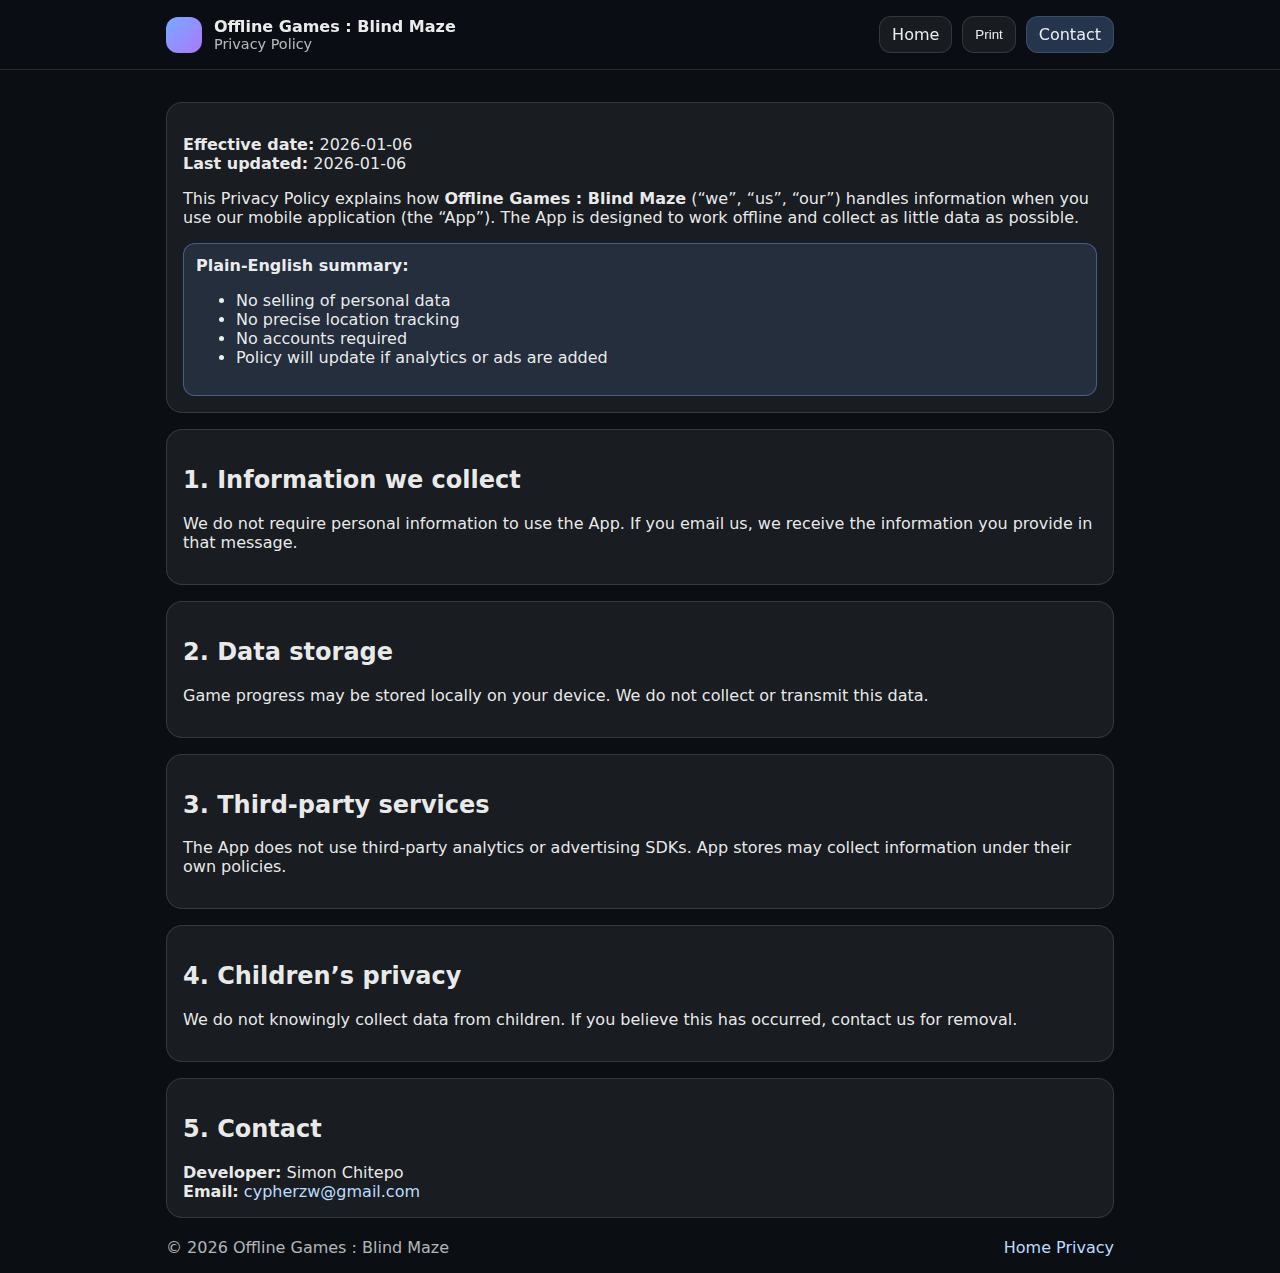
<file: privacy.html>
<!doctype html>
<html lang="en">
<head>
  <meta charset="utf-8" />
  <meta name="viewport" content="width=device-width,initial-scale=1" />
  <meta name="robots" content="index,follow" />
  <title>Privacy Policy | Offline Games : Blind Maze</title>
  <link rel="stylesheet" href="style.css" />
</head>

<body>
  <header class="topbar">
    <div class="container topbar-inner">
      <div class="brand">
        <div class="brand-mark" aria-hidden="true"></div>
        <div class="brand-text">
          <div class="app-name">Offline Games : Blind Maze</div>
          <div class="subtitle">Privacy Policy</div>
        </div>
      </div>

      <nav class="topbar-actions">
        <a class="btn" href="index.html">Home</a>
        <button class="btn" id="btnPrint" type="button">Print</button>
        <a class="btn btn-primary" href="#contact">Contact</a>
      </nav>
    </div>
  </header>

  <main class="container">
    <section class="card">
      <p class="meta">
        <strong>Effective date:</strong> <span id="effectiveDate">2026-01-06</span><br />
        <strong>Last updated:</strong> <span id="lastUpdated">2026-01-06</span>
      </p>

      <p>
        This Privacy Policy explains how <strong>Offline Games : Blind Maze</strong> (“we”, “us”, “our”)
        handles information when you use our mobile application (the “App”).
        The App is designed to work offline and collect as little data as possible.
      </p>

      <div class="notice">
        <strong>Plain-English summary:</strong>
        <ul>
          <li>No selling of personal data</li>
          <li>No precise location tracking</li>
          <li>No accounts required</li>
          <li>Policy will update if analytics or ads are added</li>
        </ul>
      </div>
    </section>

    <section class="card">
      <h2>1. Information we collect</h2>
      <p>
        We do not require personal information to use the App.
        If you email us, we receive the information you provide in that message.
      </p>
    </section>

    <section class="card">
      <h2>2. Data storage</h2>
      <p>
        Game progress may be stored locally on your device.
        We do not collect or transmit this data.
      </p>
    </section>

    <section class="card">
      <h2>3. Third-party services</h2>
      <p>
        The App does not use third-party analytics or advertising SDKs.
        App stores may collect information under their own policies.
      </p>
    </section>

    <section class="card">
      <h2>4. Children’s privacy</h2>
      <p>
        We do not knowingly collect data from children.
        If you believe this has occurred, contact us for removal.
      </p>
    </section>

    <section class="card" id="contact">
      <h2>5. Contact</h2>
      <div class="contact-box">
        <div><strong>Developer:</strong> <span id="developerName">Simon Chitepo</span></div>
        <div><strong>Email:</strong>
          <a id="supportEmail" href="mailto:cypherzw@gmail.com">cypherzw@gmail.com</a>
        </div>
      </div>
    </section>

    <footer class="footer">
      <div>© <span id="year"></span> Offline Games : Blind Maze</div>
      <div class="footer-links">
        <a href="index.html">Home</a>
        <a href="privacy.html" aria-current="page">Privacy</a>
      </div>
    </footer>
  </main>

  <script src="privacy.js"></script>
</body>
</html>
</file>
<file: style.css>
:root{
  --bg:#0b0f14;
  --panel:rgba(255,255,255,.06);
  --panel2:rgba(255,255,255,.09);
  --text:rgba(255,255,255,.92);
  --muted:rgba(255,255,255,.7);
  --border:rgba(255,255,255,.12);
  --shadow:0 10px 30px rgba(0,0,0,.35);
}

*{box-sizing:border-box}
body{
  margin:0;
  font-family:system-ui,-apple-system,Segoe UI,Roboto,Arial,sans-serif;
  background:var(--bg);
  color:var(--text);
}

.container{max-width:980px;margin:auto;padding:16px}

.topbar{
  position:sticky;top:0;
  background:rgba(11,15,20,.75);
  backdrop-filter:blur(12px);
  border-bottom:1px solid var(--border);
}

.topbar-inner{
  display:flex;
  justify-content:space-between;
  align-items:center;
  gap:12px;
}

.brand{display:flex;gap:12px;align-items:center}
.brand-mark{
  width:36px;height:36px;border-radius:12px;
  background:linear-gradient(135deg,#78aaff,#aa78ff);
}

.app-name{font-weight:700}
.subtitle{color:var(--muted);font-size:.9rem}

.topbar-actions{display:flex;gap:10px;flex-wrap:wrap}

.btn{
  padding:8px 12px;
  border-radius:12px;
  border:1px solid var(--border);
  background:var(--panel);
  color:var(--text);
  text-decoration:none;
}

.btn-primary{background:rgba(120,170,255,.25)}

.card{
  background:var(--panel);
  border:1px solid var(--border);
  border-radius:16px;
  padding:16px;
  margin:16px 0;
}

.notice{
  background:rgba(120,170,255,.12);
  border:1px solid rgba(120,170,255,.4);
  padding:12px;
  border-radius:12px;
}

.footer{
  display:flex;
  justify-content:space-between;
  flex-wrap:wrap;
  color:var(--muted);
  margin-top:20px;
}

a{color:#bcdcff;text-decoration:none}
</file>
